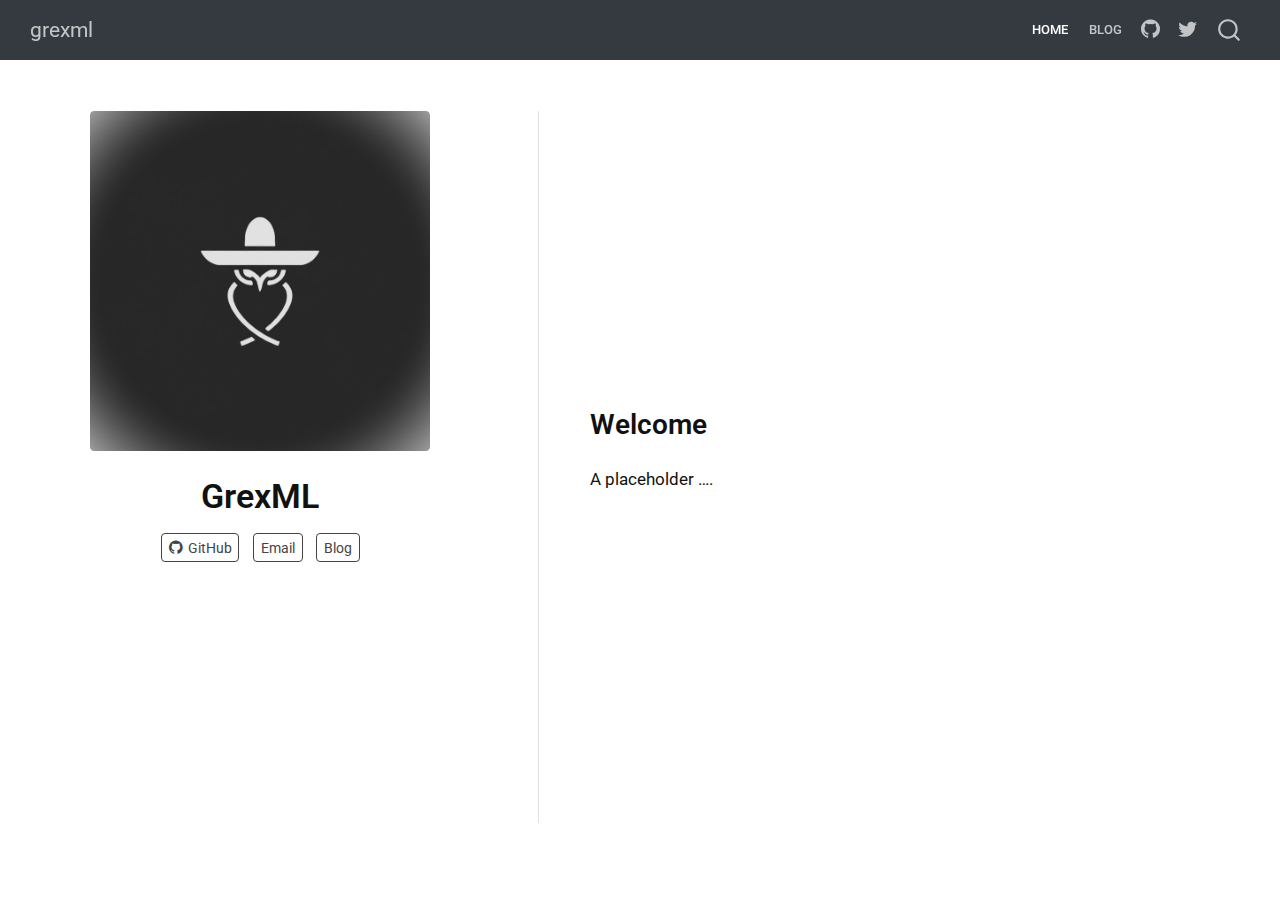
<file: index.html>
<!DOCTYPE html>
<html xmlns="http://www.w3.org/1999/xhtml" lang="en" xml:lang="en"><head>

<meta charset="utf-8">
<meta name="generator" content="quarto-1.4.555">

<meta name="viewport" content="width=device-width, initial-scale=1.0, user-scalable=yes">


<title>grexml - GrexML</title>
<style>
code{white-space: pre-wrap;}
span.smallcaps{font-variant: small-caps;}
div.columns{display: flex; gap: min(4vw, 1.5em);}
div.column{flex: auto; overflow-x: auto;}
div.hanging-indent{margin-left: 1.5em; text-indent: -1.5em;}
ul.task-list{list-style: none;}
ul.task-list li input[type="checkbox"] {
  width: 0.8em;
  margin: 0 0.8em 0.2em -1em; /* quarto-specific, see https://github.com/quarto-dev/quarto-cli/issues/4556 */ 
  vertical-align: middle;
}
</style>


<script src="site_libs/quarto-nav/quarto-nav.js"></script>
<script src="site_libs/quarto-nav/headroom.min.js"></script>
<script src="site_libs/clipboard/clipboard.min.js"></script>
<script src="site_libs/quarto-search/autocomplete.umd.js"></script>
<script src="site_libs/quarto-search/fuse.min.js"></script>
<script src="site_libs/quarto-search/quarto-search.js"></script>
<meta name="quarto:offset" content="./">
<script src="site_libs/quarto-html/quarto.js"></script>
<script src="site_libs/quarto-html/popper.min.js"></script>
<script src="site_libs/quarto-html/tippy.umd.min.js"></script>
<link href="site_libs/quarto-html/tippy.css" rel="stylesheet">
<link href="site_libs/quarto-html/quarto-syntax-highlighting.css" rel="stylesheet" id="quarto-text-highlighting-styles">
<script src="site_libs/bootstrap/bootstrap.min.js"></script>
<link href="site_libs/bootstrap/bootstrap-icons.css" rel="stylesheet">
<link href="site_libs/bootstrap/bootstrap.min.css" rel="stylesheet" id="quarto-bootstrap" data-mode="light">
<script id="quarto-search-options" type="application/json">{
  "location": "navbar",
  "copy-button": false,
  "collapse-after": 3,
  "panel-placement": "end",
  "type": "overlay",
  "limit": 50,
  "keyboard-shortcut": [
    "f",
    "/",
    "s"
  ],
  "language": {
    "search-no-results-text": "No results",
    "search-matching-documents-text": "matching documents",
    "search-copy-link-title": "Copy link to search",
    "search-hide-matches-text": "Hide additional matches",
    "search-more-match-text": "more match in this document",
    "search-more-matches-text": "more matches in this document",
    "search-clear-button-title": "Clear",
    "search-text-placeholder": "",
    "search-detached-cancel-button-title": "Cancel",
    "search-submit-button-title": "Submit",
    "search-label": "Search"
  }
}</script>


<link rel="stylesheet" href="styles.css">
<meta property="og:title" content="grexml - GrexML">
<meta property="og:description" content="This is what happens when a greek and a mexican walk in a room and talk about stuff">
<meta property="og:image" content="https://GrexML.github.io/grexml.github.io/grex.jpg">
<meta property="og:site_name" content="grexml">
<meta property="og:locale" content="en_US">
</head>

<body class="nav-fixed fullcontent">

<div id="quarto-search-results"></div>
  <header id="quarto-header" class="headroom fixed-top">
    <nav class="navbar navbar-expand-lg " data-bs-theme="dark">
      <div class="navbar-container container-fluid">
      <div class="navbar-brand-container mx-auto">
    <a class="navbar-brand" href="./index.html">
    <span class="navbar-title">grexml</span>
    </a>
  </div>
            <div id="quarto-search" class="" title="Search"></div>
          <button class="navbar-toggler" type="button" data-bs-toggle="collapse" data-bs-target="#navbarCollapse" aria-controls="navbarCollapse" aria-expanded="false" aria-label="Toggle navigation" onclick="if (window.quartoToggleHeadroom) { window.quartoToggleHeadroom(); }">
  <span class="navbar-toggler-icon"></span>
</button>
          <div class="collapse navbar-collapse" id="navbarCollapse">
            <ul class="navbar-nav navbar-nav-scroll ms-auto">
  <li class="nav-item">
    <a class="nav-link active" href="./index.html" aria-current="page"> 
<span class="menu-text">Home</span></a>
  </li>  
  <li class="nav-item">
    <a class="nav-link" href="./blog.html"> 
<span class="menu-text">Blog</span></a>
  </li>  
  <li class="nav-item compact">
    <a class="nav-link" href="https://github.com/"> <i class="bi bi-github" role="img">
</i> 
<span class="menu-text"></span></a>
  </li>  
  <li class="nav-item compact">
    <a class="nav-link" href="https://twitter.com"> <i class="bi bi-twitter" role="img">
</i> 
<span class="menu-text"></span></a>
  </li>  
</ul>
          </div> <!-- /navcollapse -->
          <div class="quarto-navbar-tools">
</div>
      </div> <!-- /container-fluid -->
    </nav>
</header>
<!-- content -->
<div id="quarto-content" class="quarto-container page-columns page-rows-contents page-layout-article page-navbar">
<!-- sidebar -->
<!-- margin-sidebar -->
    
<!-- main -->
<div class="quarto-about-trestles content page-columns page-full">
  <div class="about-entity">
    <img src="grex.jpg" class="about-image
  rounded " style="width: 20em;">
<header id="title-block-header" class="quarto-title-block default">
<div class="quarto-title">
<h1 class="title">GrexML</h1>
</div>
<div class="quarto-title-meta">
  </div>
</header>
    <div class="about-links">
  <a href="https://github.com/grexml" class="about-link" rel="" target="">
    <i class="bi bi-github"></i>
     <span class="about-link-text">GitHub</span>
  </a>
  <a href="mailto:mtzgtzjesus@gmail.com" class="about-link" rel="" target="">
     <span class="about-link-text">Email</span>
  </a>
  <a href="/blog.html" class="about-link" rel="" target="">
     <span class="about-link-text">Blog</span>
  </a>
</div>
  </div>
  <div class="about-contents page-columns page-full"><main class="content page-columns page-full" id="quarto-document-content">
<section id="welcome" class="level2 column-page">
<h2 data-anchor-id="welcome">Welcome</h2>
<p>A placeholder ….</p>
</section>


</main></div>
</div>
 <!-- /main -->
<script id="quarto-html-after-body" type="application/javascript">
window.document.addEventListener("DOMContentLoaded", function (event) {
  const toggleBodyColorMode = (bsSheetEl) => {
    const mode = bsSheetEl.getAttribute("data-mode");
    const bodyEl = window.document.querySelector("body");
    if (mode === "dark") {
      bodyEl.classList.add("quarto-dark");
      bodyEl.classList.remove("quarto-light");
    } else {
      bodyEl.classList.add("quarto-light");
      bodyEl.classList.remove("quarto-dark");
    }
  }
  const toggleBodyColorPrimary = () => {
    const bsSheetEl = window.document.querySelector("link#quarto-bootstrap");
    if (bsSheetEl) {
      toggleBodyColorMode(bsSheetEl);
    }
  }
  toggleBodyColorPrimary();  
  const isCodeAnnotation = (el) => {
    for (const clz of el.classList) {
      if (clz.startsWith('code-annotation-')) {                     
        return true;
      }
    }
    return false;
  }
  const clipboard = new window.ClipboardJS('.code-copy-button', {
    text: function(trigger) {
      const codeEl = trigger.previousElementSibling.cloneNode(true);
      for (const childEl of codeEl.children) {
        if (isCodeAnnotation(childEl)) {
          childEl.remove();
        }
      }
      return codeEl.innerText;
    }
  });
  clipboard.on('success', function(e) {
    // button target
    const button = e.trigger;
    // don't keep focus
    button.blur();
    // flash "checked"
    button.classList.add('code-copy-button-checked');
    var currentTitle = button.getAttribute("title");
    button.setAttribute("title", "Copied!");
    let tooltip;
    if (window.bootstrap) {
      button.setAttribute("data-bs-toggle", "tooltip");
      button.setAttribute("data-bs-placement", "left");
      button.setAttribute("data-bs-title", "Copied!");
      tooltip = new bootstrap.Tooltip(button, 
        { trigger: "manual", 
          customClass: "code-copy-button-tooltip",
          offset: [0, -8]});
      tooltip.show();    
    }
    setTimeout(function() {
      if (tooltip) {
        tooltip.hide();
        button.removeAttribute("data-bs-title");
        button.removeAttribute("data-bs-toggle");
        button.removeAttribute("data-bs-placement");
      }
      button.setAttribute("title", currentTitle);
      button.classList.remove('code-copy-button-checked');
    }, 1000);
    // clear code selection
    e.clearSelection();
  });
    var localhostRegex = new RegExp(/^(?:http|https):\/\/localhost\:?[0-9]*\//);
    var mailtoRegex = new RegExp(/^mailto:/);
      var filterRegex = new RegExp("https:\/\/GrexML\.github\.io\/grexml\.github\.io\/");
    var isInternal = (href) => {
        return filterRegex.test(href) || localhostRegex.test(href) || mailtoRegex.test(href);
    }
    // Inspect non-navigation links and adorn them if external
 	var links = window.document.querySelectorAll('a[href]:not(.nav-link):not(.navbar-brand):not(.toc-action):not(.sidebar-link):not(.sidebar-item-toggle):not(.pagination-link):not(.no-external):not([aria-hidden]):not(.dropdown-item):not(.quarto-navigation-tool)');
    for (var i=0; i<links.length; i++) {
      const link = links[i];
      if (!isInternal(link.href)) {
        // undo the damage that might have been done by quarto-nav.js in the case of
        // links that we want to consider external
        if (link.dataset.originalHref !== undefined) {
          link.href = link.dataset.originalHref;
        }
      }
    }
  function tippyHover(el, contentFn, onTriggerFn, onUntriggerFn) {
    const config = {
      allowHTML: true,
      maxWidth: 500,
      delay: 100,
      arrow: false,
      appendTo: function(el) {
          return el.parentElement;
      },
      interactive: true,
      interactiveBorder: 10,
      theme: 'quarto',
      placement: 'bottom-start',
    };
    if (contentFn) {
      config.content = contentFn;
    }
    if (onTriggerFn) {
      config.onTrigger = onTriggerFn;
    }
    if (onUntriggerFn) {
      config.onUntrigger = onUntriggerFn;
    }
    window.tippy(el, config); 
  }
  const noterefs = window.document.querySelectorAll('a[role="doc-noteref"]');
  for (var i=0; i<noterefs.length; i++) {
    const ref = noterefs[i];
    tippyHover(ref, function() {
      // use id or data attribute instead here
      let href = ref.getAttribute('data-footnote-href') || ref.getAttribute('href');
      try { href = new URL(href).hash; } catch {}
      const id = href.replace(/^#\/?/, "");
      const note = window.document.getElementById(id);
      if (note) {
        return note.innerHTML;
      } else {
        return "";
      }
    });
  }
  const xrefs = window.document.querySelectorAll('a.quarto-xref');
  const processXRef = (id, note) => {
    // Strip column container classes
    const stripColumnClz = (el) => {
      el.classList.remove("page-full", "page-columns");
      if (el.children) {
        for (const child of el.children) {
          stripColumnClz(child);
        }
      }
    }
    stripColumnClz(note)
    if (id === null || id.startsWith('sec-')) {
      // Special case sections, only their first couple elements
      const container = document.createElement("div");
      if (note.children && note.children.length > 2) {
        container.appendChild(note.children[0].cloneNode(true));
        for (let i = 1; i < note.children.length; i++) {
          const child = note.children[i];
          if (child.tagName === "P" && child.innerText === "") {
            continue;
          } else {
            container.appendChild(child.cloneNode(true));
            break;
          }
        }
        if (window.Quarto?.typesetMath) {
          window.Quarto.typesetMath(container);
        }
        return container.innerHTML
      } else {
        if (window.Quarto?.typesetMath) {
          window.Quarto.typesetMath(note);
        }
        return note.innerHTML;
      }
    } else {
      // Remove any anchor links if they are present
      const anchorLink = note.querySelector('a.anchorjs-link');
      if (anchorLink) {
        anchorLink.remove();
      }
      if (window.Quarto?.typesetMath) {
        window.Quarto.typesetMath(note);
      }
      // TODO in 1.5, we should make sure this works without a callout special case
      if (note.classList.contains("callout")) {
        return note.outerHTML;
      } else {
        return note.innerHTML;
      }
    }
  }
  for (var i=0; i<xrefs.length; i++) {
    const xref = xrefs[i];
    tippyHover(xref, undefined, function(instance) {
      instance.disable();
      let url = xref.getAttribute('href');
      let hash = undefined; 
      if (url.startsWith('#')) {
        hash = url;
      } else {
        try { hash = new URL(url).hash; } catch {}
      }
      if (hash) {
        const id = hash.replace(/^#\/?/, "");
        const note = window.document.getElementById(id);
        if (note !== null) {
          try {
            const html = processXRef(id, note.cloneNode(true));
            instance.setContent(html);
          } finally {
            instance.enable();
            instance.show();
          }
        } else {
          // See if we can fetch this
          fetch(url.split('#')[0])
          .then(res => res.text())
          .then(html => {
            const parser = new DOMParser();
            const htmlDoc = parser.parseFromString(html, "text/html");
            const note = htmlDoc.getElementById(id);
            if (note !== null) {
              const html = processXRef(id, note);
              instance.setContent(html);
            } 
          }).finally(() => {
            instance.enable();
            instance.show();
          });
        }
      } else {
        // See if we can fetch a full url (with no hash to target)
        // This is a special case and we should probably do some content thinning / targeting
        fetch(url)
        .then(res => res.text())
        .then(html => {
          const parser = new DOMParser();
          const htmlDoc = parser.parseFromString(html, "text/html");
          const note = htmlDoc.querySelector('main.content');
          if (note !== null) {
            // This should only happen for chapter cross references
            // (since there is no id in the URL)
            // remove the first header
            if (note.children.length > 0 && note.children[0].tagName === "HEADER") {
              note.children[0].remove();
            }
            const html = processXRef(null, note);
            instance.setContent(html);
          } 
        }).finally(() => {
          instance.enable();
          instance.show();
        });
      }
    }, function(instance) {
    });
  }
      let selectedAnnoteEl;
      const selectorForAnnotation = ( cell, annotation) => {
        let cellAttr = 'data-code-cell="' + cell + '"';
        let lineAttr = 'data-code-annotation="' +  annotation + '"';
        const selector = 'span[' + cellAttr + '][' + lineAttr + ']';
        return selector;
      }
      const selectCodeLines = (annoteEl) => {
        const doc = window.document;
        const targetCell = annoteEl.getAttribute("data-target-cell");
        const targetAnnotation = annoteEl.getAttribute("data-target-annotation");
        const annoteSpan = window.document.querySelector(selectorForAnnotation(targetCell, targetAnnotation));
        const lines = annoteSpan.getAttribute("data-code-lines").split(",");
        const lineIds = lines.map((line) => {
          return targetCell + "-" + line;
        })
        let top = null;
        let height = null;
        let parent = null;
        if (lineIds.length > 0) {
            //compute the position of the single el (top and bottom and make a div)
            const el = window.document.getElementById(lineIds[0]);
            top = el.offsetTop;
            height = el.offsetHeight;
            parent = el.parentElement.parentElement;
          if (lineIds.length > 1) {
            const lastEl = window.document.getElementById(lineIds[lineIds.length - 1]);
            const bottom = lastEl.offsetTop + lastEl.offsetHeight;
            height = bottom - top;
          }
          if (top !== null && height !== null && parent !== null) {
            // cook up a div (if necessary) and position it 
            let div = window.document.getElementById("code-annotation-line-highlight");
            if (div === null) {
              div = window.document.createElement("div");
              div.setAttribute("id", "code-annotation-line-highlight");
              div.style.position = 'absolute';
              parent.appendChild(div);
            }
            div.style.top = top - 2 + "px";
            div.style.height = height + 4 + "px";
            div.style.left = 0;
            let gutterDiv = window.document.getElementById("code-annotation-line-highlight-gutter");
            if (gutterDiv === null) {
              gutterDiv = window.document.createElement("div");
              gutterDiv.setAttribute("id", "code-annotation-line-highlight-gutter");
              gutterDiv.style.position = 'absolute';
              const codeCell = window.document.getElementById(targetCell);
              const gutter = codeCell.querySelector('.code-annotation-gutter');
              gutter.appendChild(gutterDiv);
            }
            gutterDiv.style.top = top - 2 + "px";
            gutterDiv.style.height = height + 4 + "px";
          }
          selectedAnnoteEl = annoteEl;
        }
      };
      const unselectCodeLines = () => {
        const elementsIds = ["code-annotation-line-highlight", "code-annotation-line-highlight-gutter"];
        elementsIds.forEach((elId) => {
          const div = window.document.getElementById(elId);
          if (div) {
            div.remove();
          }
        });
        selectedAnnoteEl = undefined;
      };
        // Handle positioning of the toggle
    window.addEventListener(
      "resize",
      throttle(() => {
        elRect = undefined;
        if (selectedAnnoteEl) {
          selectCodeLines(selectedAnnoteEl);
        }
      }, 10)
    );
    function throttle(fn, ms) {
    let throttle = false;
    let timer;
      return (...args) => {
        if(!throttle) { // first call gets through
            fn.apply(this, args);
            throttle = true;
        } else { // all the others get throttled
            if(timer) clearTimeout(timer); // cancel #2
            timer = setTimeout(() => {
              fn.apply(this, args);
              timer = throttle = false;
            }, ms);
        }
      };
    }
      // Attach click handler to the DT
      const annoteDls = window.document.querySelectorAll('dt[data-target-cell]');
      for (const annoteDlNode of annoteDls) {
        annoteDlNode.addEventListener('click', (event) => {
          const clickedEl = event.target;
          if (clickedEl !== selectedAnnoteEl) {
            unselectCodeLines();
            const activeEl = window.document.querySelector('dt[data-target-cell].code-annotation-active');
            if (activeEl) {
              activeEl.classList.remove('code-annotation-active');
            }
            selectCodeLines(clickedEl);
            clickedEl.classList.add('code-annotation-active');
          } else {
            // Unselect the line
            unselectCodeLines();
            clickedEl.classList.remove('code-annotation-active');
          }
        });
      }
  const findCites = (el) => {
    const parentEl = el.parentElement;
    if (parentEl) {
      const cites = parentEl.dataset.cites;
      if (cites) {
        return {
          el,
          cites: cites.split(' ')
        };
      } else {
        return findCites(el.parentElement)
      }
    } else {
      return undefined;
    }
  };
  var bibliorefs = window.document.querySelectorAll('a[role="doc-biblioref"]');
  for (var i=0; i<bibliorefs.length; i++) {
    const ref = bibliorefs[i];
    const citeInfo = findCites(ref);
    if (citeInfo) {
      tippyHover(citeInfo.el, function() {
        var popup = window.document.createElement('div');
        citeInfo.cites.forEach(function(cite) {
          var citeDiv = window.document.createElement('div');
          citeDiv.classList.add('hanging-indent');
          citeDiv.classList.add('csl-entry');
          var biblioDiv = window.document.getElementById('ref-' + cite);
          if (biblioDiv) {
            citeDiv.innerHTML = biblioDiv.innerHTML;
          }
          popup.appendChild(citeDiv);
        });
        return popup.innerHTML;
      });
    }
  }
});
</script>
</div> <!-- /content -->




</body></html>
</file>
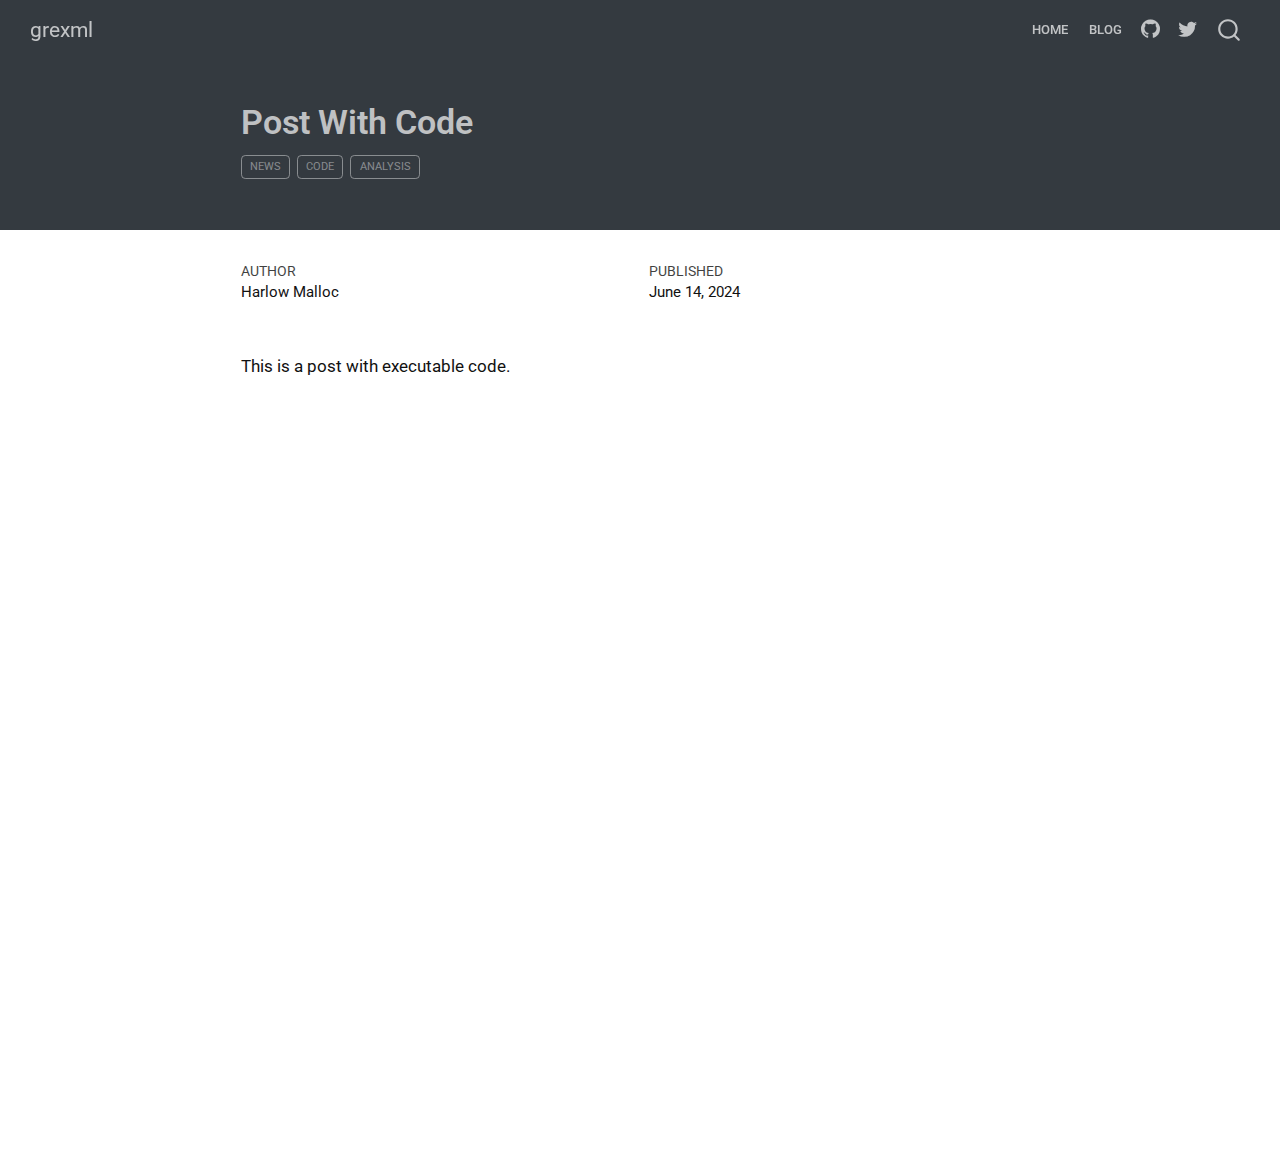
<file: posts/post-with-code/index.html>
<!DOCTYPE html>
<html xmlns="http://www.w3.org/1999/xhtml" lang="en" xml:lang="en"><head>

<meta charset="utf-8">
<meta name="generator" content="quarto-1.4.555">

<meta name="viewport" content="width=device-width, initial-scale=1.0, user-scalable=yes">

<meta name="author" content="Harlow Malloc">
<meta name="dcterms.date" content="2024-06-14">

<title>grexml - Post With Code</title>
<style>
code{white-space: pre-wrap;}
span.smallcaps{font-variant: small-caps;}
div.columns{display: flex; gap: min(4vw, 1.5em);}
div.column{flex: auto; overflow-x: auto;}
div.hanging-indent{margin-left: 1.5em; text-indent: -1.5em;}
ul.task-list{list-style: none;}
ul.task-list li input[type="checkbox"] {
  width: 0.8em;
  margin: 0 0.8em 0.2em -1em; /* quarto-specific, see https://github.com/quarto-dev/quarto-cli/issues/4556 */ 
  vertical-align: middle;
}
</style>


<script src="../../site_libs/quarto-nav/quarto-nav.js"></script>
<script src="../../site_libs/quarto-nav/headroom.min.js"></script>
<script src="../../site_libs/clipboard/clipboard.min.js"></script>
<script src="../../site_libs/quarto-search/autocomplete.umd.js"></script>
<script src="../../site_libs/quarto-search/fuse.min.js"></script>
<script src="../../site_libs/quarto-search/quarto-search.js"></script>
<meta name="quarto:offset" content="../../">
<script src="../../site_libs/quarto-html/quarto.js"></script>
<script src="../../site_libs/quarto-html/popper.min.js"></script>
<script src="../../site_libs/quarto-html/tippy.umd.min.js"></script>
<script src="../../site_libs/quarto-html/anchor.min.js"></script>
<link href="../../site_libs/quarto-html/tippy.css" rel="stylesheet">
<link href="../../site_libs/quarto-html/quarto-syntax-highlighting.css" rel="stylesheet" id="quarto-text-highlighting-styles">
<script src="../../site_libs/bootstrap/bootstrap.min.js"></script>
<link href="../../site_libs/bootstrap/bootstrap-icons.css" rel="stylesheet">
<link href="../../site_libs/bootstrap/bootstrap.min.css" rel="stylesheet" id="quarto-bootstrap" data-mode="light">
<script id="quarto-search-options" type="application/json">{
  "location": "navbar",
  "copy-button": false,
  "collapse-after": 3,
  "panel-placement": "end",
  "type": "overlay",
  "limit": 50,
  "keyboard-shortcut": [
    "f",
    "/",
    "s"
  ],
  "language": {
    "search-no-results-text": "No results",
    "search-matching-documents-text": "matching documents",
    "search-copy-link-title": "Copy link to search",
    "search-hide-matches-text": "Hide additional matches",
    "search-more-match-text": "more match in this document",
    "search-more-matches-text": "more matches in this document",
    "search-clear-button-title": "Clear",
    "search-text-placeholder": "",
    "search-detached-cancel-button-title": "Cancel",
    "search-submit-button-title": "Submit",
    "search-label": "Search"
  }
}</script>


<link rel="stylesheet" href="../../styles.css">
<meta property="og:title" content="grexml - Post With Code">
<meta property="og:description" content="This is what happens when a greek and a mexican walk in a room and talk about stuff">
<meta property="og:image" content="https://GrexML.github.io/grexml.github.io/posts/post-with-code/image.jpg">
<meta property="og:site_name" content="grexml">
<meta property="og:locale" content="en_US">
</head>

<body class="nav-fixed fullcontent">

<div id="quarto-search-results"></div>
  <header id="quarto-header" class="headroom fixed-top quarto-banner">
    <nav class="navbar navbar-expand-lg " data-bs-theme="dark">
      <div class="navbar-container container-fluid">
      <div class="navbar-brand-container mx-auto">
    <a class="navbar-brand" href="../../index.html">
    <span class="navbar-title">grexml</span>
    </a>
  </div>
            <div id="quarto-search" class="" title="Search"></div>
          <button class="navbar-toggler" type="button" data-bs-toggle="collapse" data-bs-target="#navbarCollapse" aria-controls="navbarCollapse" aria-expanded="false" aria-label="Toggle navigation" onclick="if (window.quartoToggleHeadroom) { window.quartoToggleHeadroom(); }">
  <span class="navbar-toggler-icon"></span>
</button>
          <div class="collapse navbar-collapse" id="navbarCollapse">
            <ul class="navbar-nav navbar-nav-scroll ms-auto">
  <li class="nav-item">
    <a class="nav-link" href="../../index.html"> 
<span class="menu-text">Home</span></a>
  </li>  
  <li class="nav-item">
    <a class="nav-link" href="../../blog.html"> 
<span class="menu-text">Blog</span></a>
  </li>  
  <li class="nav-item compact">
    <a class="nav-link" href="https://github.com/"> <i class="bi bi-github" role="img">
</i> 
<span class="menu-text"></span></a>
  </li>  
  <li class="nav-item compact">
    <a class="nav-link" href="https://twitter.com"> <i class="bi bi-twitter" role="img">
</i> 
<span class="menu-text"></span></a>
  </li>  
</ul>
          </div> <!-- /navcollapse -->
          <div class="quarto-navbar-tools">
</div>
      </div> <!-- /container-fluid -->
    </nav>
</header>
<!-- content -->
<header id="title-block-header" class="quarto-title-block default page-columns page-full">
  <div class="quarto-title-banner page-columns page-full">
    <div class="quarto-title column-body">
      <h1 class="title">Post With Code</h1>
                                <div class="quarto-categories">
                <div class="quarto-category">news</div>
                <div class="quarto-category">code</div>
                <div class="quarto-category">analysis</div>
              </div>
                  </div>
  </div>
    
  
  <div class="quarto-title-meta">

      <div>
      <div class="quarto-title-meta-heading">Author</div>
      <div class="quarto-title-meta-contents">
               <p>Harlow Malloc </p>
            </div>
    </div>
      
      <div>
      <div class="quarto-title-meta-heading">Published</div>
      <div class="quarto-title-meta-contents">
        <p class="date">June 14, 2024</p>
      </div>
    </div>
    
      
    </div>
    
  
  </header><div id="quarto-content" class="quarto-container page-columns page-rows-contents page-layout-article page-navbar">
<!-- sidebar -->
<!-- margin-sidebar -->
    
<!-- main -->
<main class="content quarto-banner-title-block" id="quarto-document-content">





<p>This is a post with executable code.</p>



</main> <!-- /main -->
<script id="quarto-html-after-body" type="application/javascript">
window.document.addEventListener("DOMContentLoaded", function (event) {
  const toggleBodyColorMode = (bsSheetEl) => {
    const mode = bsSheetEl.getAttribute("data-mode");
    const bodyEl = window.document.querySelector("body");
    if (mode === "dark") {
      bodyEl.classList.add("quarto-dark");
      bodyEl.classList.remove("quarto-light");
    } else {
      bodyEl.classList.add("quarto-light");
      bodyEl.classList.remove("quarto-dark");
    }
  }
  const toggleBodyColorPrimary = () => {
    const bsSheetEl = window.document.querySelector("link#quarto-bootstrap");
    if (bsSheetEl) {
      toggleBodyColorMode(bsSheetEl);
    }
  }
  toggleBodyColorPrimary();  
  const icon = "";
  const anchorJS = new window.AnchorJS();
  anchorJS.options = {
    placement: 'right',
    icon: icon
  };
  anchorJS.add('.anchored');
  const isCodeAnnotation = (el) => {
    for (const clz of el.classList) {
      if (clz.startsWith('code-annotation-')) {                     
        return true;
      }
    }
    return false;
  }
  const clipboard = new window.ClipboardJS('.code-copy-button', {
    text: function(trigger) {
      const codeEl = trigger.previousElementSibling.cloneNode(true);
      for (const childEl of codeEl.children) {
        if (isCodeAnnotation(childEl)) {
          childEl.remove();
        }
      }
      return codeEl.innerText;
    }
  });
  clipboard.on('success', function(e) {
    // button target
    const button = e.trigger;
    // don't keep focus
    button.blur();
    // flash "checked"
    button.classList.add('code-copy-button-checked');
    var currentTitle = button.getAttribute("title");
    button.setAttribute("title", "Copied!");
    let tooltip;
    if (window.bootstrap) {
      button.setAttribute("data-bs-toggle", "tooltip");
      button.setAttribute("data-bs-placement", "left");
      button.setAttribute("data-bs-title", "Copied!");
      tooltip = new bootstrap.Tooltip(button, 
        { trigger: "manual", 
          customClass: "code-copy-button-tooltip",
          offset: [0, -8]});
      tooltip.show();    
    }
    setTimeout(function() {
      if (tooltip) {
        tooltip.hide();
        button.removeAttribute("data-bs-title");
        button.removeAttribute("data-bs-toggle");
        button.removeAttribute("data-bs-placement");
      }
      button.setAttribute("title", currentTitle);
      button.classList.remove('code-copy-button-checked');
    }, 1000);
    // clear code selection
    e.clearSelection();
  });
    var localhostRegex = new RegExp(/^(?:http|https):\/\/localhost\:?[0-9]*\//);
    var mailtoRegex = new RegExp(/^mailto:/);
      var filterRegex = new RegExp("https:\/\/GrexML\.github\.io\/grexml\.github\.io\/");
    var isInternal = (href) => {
        return filterRegex.test(href) || localhostRegex.test(href) || mailtoRegex.test(href);
    }
    // Inspect non-navigation links and adorn them if external
 	var links = window.document.querySelectorAll('a[href]:not(.nav-link):not(.navbar-brand):not(.toc-action):not(.sidebar-link):not(.sidebar-item-toggle):not(.pagination-link):not(.no-external):not([aria-hidden]):not(.dropdown-item):not(.quarto-navigation-tool)');
    for (var i=0; i<links.length; i++) {
      const link = links[i];
      if (!isInternal(link.href)) {
        // undo the damage that might have been done by quarto-nav.js in the case of
        // links that we want to consider external
        if (link.dataset.originalHref !== undefined) {
          link.href = link.dataset.originalHref;
        }
      }
    }
  function tippyHover(el, contentFn, onTriggerFn, onUntriggerFn) {
    const config = {
      allowHTML: true,
      maxWidth: 500,
      delay: 100,
      arrow: false,
      appendTo: function(el) {
          return el.parentElement;
      },
      interactive: true,
      interactiveBorder: 10,
      theme: 'quarto',
      placement: 'bottom-start',
    };
    if (contentFn) {
      config.content = contentFn;
    }
    if (onTriggerFn) {
      config.onTrigger = onTriggerFn;
    }
    if (onUntriggerFn) {
      config.onUntrigger = onUntriggerFn;
    }
    window.tippy(el, config); 
  }
  const noterefs = window.document.querySelectorAll('a[role="doc-noteref"]');
  for (var i=0; i<noterefs.length; i++) {
    const ref = noterefs[i];
    tippyHover(ref, function() {
      // use id or data attribute instead here
      let href = ref.getAttribute('data-footnote-href') || ref.getAttribute('href');
      try { href = new URL(href).hash; } catch {}
      const id = href.replace(/^#\/?/, "");
      const note = window.document.getElementById(id);
      if (note) {
        return note.innerHTML;
      } else {
        return "";
      }
    });
  }
  const xrefs = window.document.querySelectorAll('a.quarto-xref');
  const processXRef = (id, note) => {
    // Strip column container classes
    const stripColumnClz = (el) => {
      el.classList.remove("page-full", "page-columns");
      if (el.children) {
        for (const child of el.children) {
          stripColumnClz(child);
        }
      }
    }
    stripColumnClz(note)
    if (id === null || id.startsWith('sec-')) {
      // Special case sections, only their first couple elements
      const container = document.createElement("div");
      if (note.children && note.children.length > 2) {
        container.appendChild(note.children[0].cloneNode(true));
        for (let i = 1; i < note.children.length; i++) {
          const child = note.children[i];
          if (child.tagName === "P" && child.innerText === "") {
            continue;
          } else {
            container.appendChild(child.cloneNode(true));
            break;
          }
        }
        if (window.Quarto?.typesetMath) {
          window.Quarto.typesetMath(container);
        }
        return container.innerHTML
      } else {
        if (window.Quarto?.typesetMath) {
          window.Quarto.typesetMath(note);
        }
        return note.innerHTML;
      }
    } else {
      // Remove any anchor links if they are present
      const anchorLink = note.querySelector('a.anchorjs-link');
      if (anchorLink) {
        anchorLink.remove();
      }
      if (window.Quarto?.typesetMath) {
        window.Quarto.typesetMath(note);
      }
      // TODO in 1.5, we should make sure this works without a callout special case
      if (note.classList.contains("callout")) {
        return note.outerHTML;
      } else {
        return note.innerHTML;
      }
    }
  }
  for (var i=0; i<xrefs.length; i++) {
    const xref = xrefs[i];
    tippyHover(xref, undefined, function(instance) {
      instance.disable();
      let url = xref.getAttribute('href');
      let hash = undefined; 
      if (url.startsWith('#')) {
        hash = url;
      } else {
        try { hash = new URL(url).hash; } catch {}
      }
      if (hash) {
        const id = hash.replace(/^#\/?/, "");
        const note = window.document.getElementById(id);
        if (note !== null) {
          try {
            const html = processXRef(id, note.cloneNode(true));
            instance.setContent(html);
          } finally {
            instance.enable();
            instance.show();
          }
        } else {
          // See if we can fetch this
          fetch(url.split('#')[0])
          .then(res => res.text())
          .then(html => {
            const parser = new DOMParser();
            const htmlDoc = parser.parseFromString(html, "text/html");
            const note = htmlDoc.getElementById(id);
            if (note !== null) {
              const html = processXRef(id, note);
              instance.setContent(html);
            } 
          }).finally(() => {
            instance.enable();
            instance.show();
          });
        }
      } else {
        // See if we can fetch a full url (with no hash to target)
        // This is a special case and we should probably do some content thinning / targeting
        fetch(url)
        .then(res => res.text())
        .then(html => {
          const parser = new DOMParser();
          const htmlDoc = parser.parseFromString(html, "text/html");
          const note = htmlDoc.querySelector('main.content');
          if (note !== null) {
            // This should only happen for chapter cross references
            // (since there is no id in the URL)
            // remove the first header
            if (note.children.length > 0 && note.children[0].tagName === "HEADER") {
              note.children[0].remove();
            }
            const html = processXRef(null, note);
            instance.setContent(html);
          } 
        }).finally(() => {
          instance.enable();
          instance.show();
        });
      }
    }, function(instance) {
    });
  }
      let selectedAnnoteEl;
      const selectorForAnnotation = ( cell, annotation) => {
        let cellAttr = 'data-code-cell="' + cell + '"';
        let lineAttr = 'data-code-annotation="' +  annotation + '"';
        const selector = 'span[' + cellAttr + '][' + lineAttr + ']';
        return selector;
      }
      const selectCodeLines = (annoteEl) => {
        const doc = window.document;
        const targetCell = annoteEl.getAttribute("data-target-cell");
        const targetAnnotation = annoteEl.getAttribute("data-target-annotation");
        const annoteSpan = window.document.querySelector(selectorForAnnotation(targetCell, targetAnnotation));
        const lines = annoteSpan.getAttribute("data-code-lines").split(",");
        const lineIds = lines.map((line) => {
          return targetCell + "-" + line;
        })
        let top = null;
        let height = null;
        let parent = null;
        if (lineIds.length > 0) {
            //compute the position of the single el (top and bottom and make a div)
            const el = window.document.getElementById(lineIds[0]);
            top = el.offsetTop;
            height = el.offsetHeight;
            parent = el.parentElement.parentElement;
          if (lineIds.length > 1) {
            const lastEl = window.document.getElementById(lineIds[lineIds.length - 1]);
            const bottom = lastEl.offsetTop + lastEl.offsetHeight;
            height = bottom - top;
          }
          if (top !== null && height !== null && parent !== null) {
            // cook up a div (if necessary) and position it 
            let div = window.document.getElementById("code-annotation-line-highlight");
            if (div === null) {
              div = window.document.createElement("div");
              div.setAttribute("id", "code-annotation-line-highlight");
              div.style.position = 'absolute';
              parent.appendChild(div);
            }
            div.style.top = top - 2 + "px";
            div.style.height = height + 4 + "px";
            div.style.left = 0;
            let gutterDiv = window.document.getElementById("code-annotation-line-highlight-gutter");
            if (gutterDiv === null) {
              gutterDiv = window.document.createElement("div");
              gutterDiv.setAttribute("id", "code-annotation-line-highlight-gutter");
              gutterDiv.style.position = 'absolute';
              const codeCell = window.document.getElementById(targetCell);
              const gutter = codeCell.querySelector('.code-annotation-gutter');
              gutter.appendChild(gutterDiv);
            }
            gutterDiv.style.top = top - 2 + "px";
            gutterDiv.style.height = height + 4 + "px";
          }
          selectedAnnoteEl = annoteEl;
        }
      };
      const unselectCodeLines = () => {
        const elementsIds = ["code-annotation-line-highlight", "code-annotation-line-highlight-gutter"];
        elementsIds.forEach((elId) => {
          const div = window.document.getElementById(elId);
          if (div) {
            div.remove();
          }
        });
        selectedAnnoteEl = undefined;
      };
        // Handle positioning of the toggle
    window.addEventListener(
      "resize",
      throttle(() => {
        elRect = undefined;
        if (selectedAnnoteEl) {
          selectCodeLines(selectedAnnoteEl);
        }
      }, 10)
    );
    function throttle(fn, ms) {
    let throttle = false;
    let timer;
      return (...args) => {
        if(!throttle) { // first call gets through
            fn.apply(this, args);
            throttle = true;
        } else { // all the others get throttled
            if(timer) clearTimeout(timer); // cancel #2
            timer = setTimeout(() => {
              fn.apply(this, args);
              timer = throttle = false;
            }, ms);
        }
      };
    }
      // Attach click handler to the DT
      const annoteDls = window.document.querySelectorAll('dt[data-target-cell]');
      for (const annoteDlNode of annoteDls) {
        annoteDlNode.addEventListener('click', (event) => {
          const clickedEl = event.target;
          if (clickedEl !== selectedAnnoteEl) {
            unselectCodeLines();
            const activeEl = window.document.querySelector('dt[data-target-cell].code-annotation-active');
            if (activeEl) {
              activeEl.classList.remove('code-annotation-active');
            }
            selectCodeLines(clickedEl);
            clickedEl.classList.add('code-annotation-active');
          } else {
            // Unselect the line
            unselectCodeLines();
            clickedEl.classList.remove('code-annotation-active');
          }
        });
      }
  const findCites = (el) => {
    const parentEl = el.parentElement;
    if (parentEl) {
      const cites = parentEl.dataset.cites;
      if (cites) {
        return {
          el,
          cites: cites.split(' ')
        };
      } else {
        return findCites(el.parentElement)
      }
    } else {
      return undefined;
    }
  };
  var bibliorefs = window.document.querySelectorAll('a[role="doc-biblioref"]');
  for (var i=0; i<bibliorefs.length; i++) {
    const ref = bibliorefs[i];
    const citeInfo = findCites(ref);
    if (citeInfo) {
      tippyHover(citeInfo.el, function() {
        var popup = window.document.createElement('div');
        citeInfo.cites.forEach(function(cite) {
          var citeDiv = window.document.createElement('div');
          citeDiv.classList.add('hanging-indent');
          citeDiv.classList.add('csl-entry');
          var biblioDiv = window.document.getElementById('ref-' + cite);
          if (biblioDiv) {
            citeDiv.innerHTML = biblioDiv.innerHTML;
          }
          popup.appendChild(citeDiv);
        });
        return popup.innerHTML;
      });
    }
  }
});
</script>
</div> <!-- /content -->




</body></html>
</file>
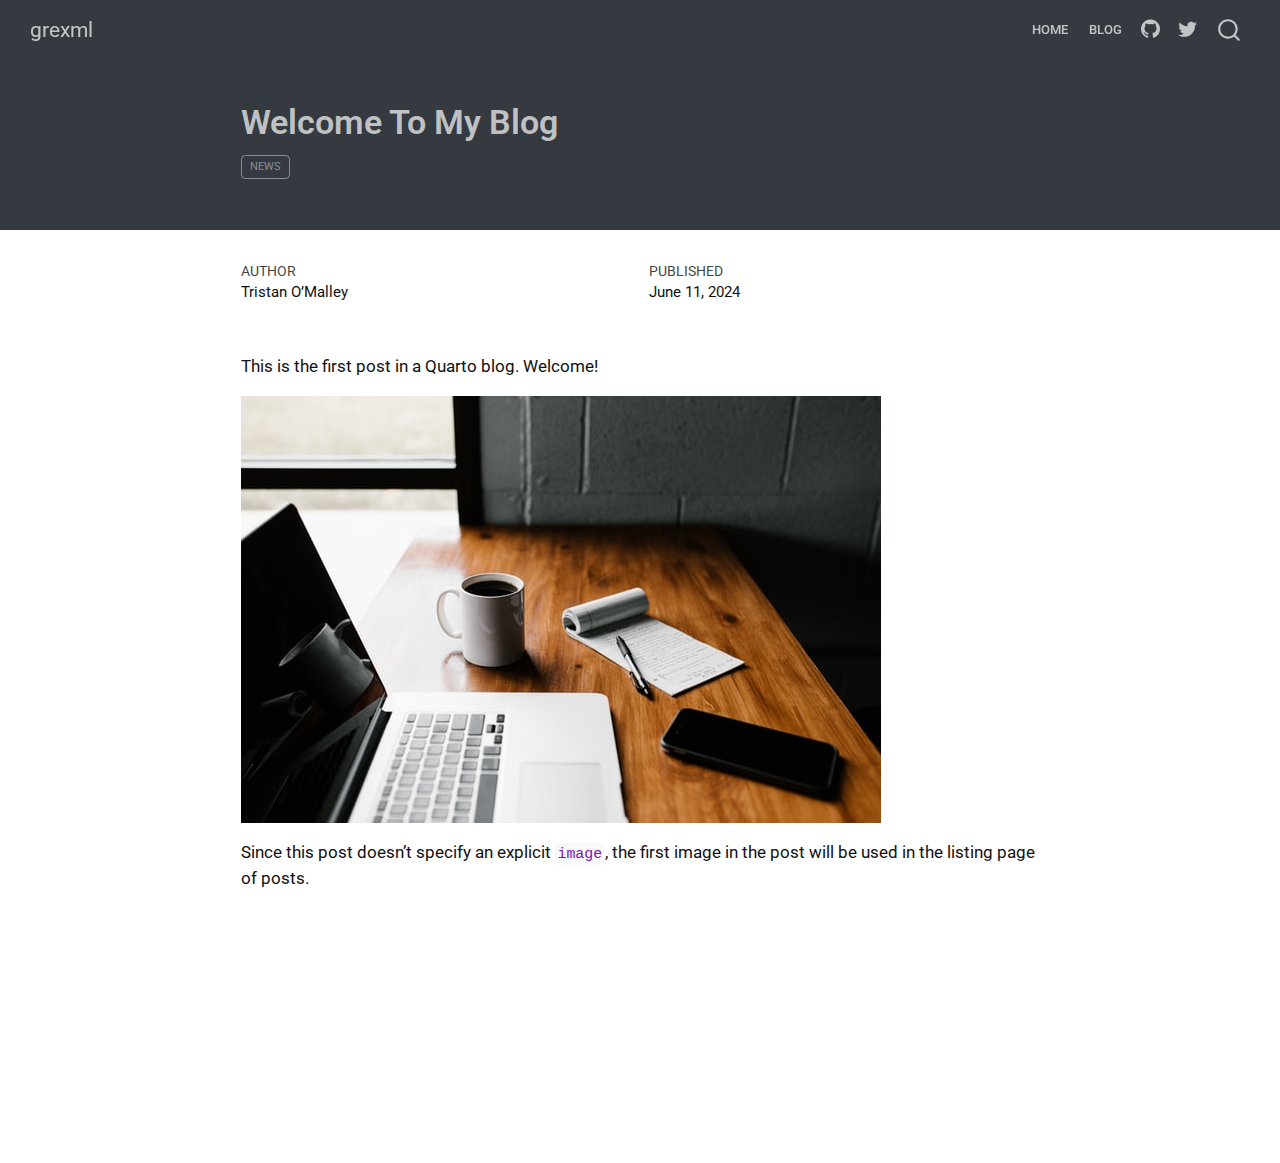
<file: posts/welcome/index.html>
<!DOCTYPE html>
<html xmlns="http://www.w3.org/1999/xhtml" lang="en" xml:lang="en"><head>

<meta charset="utf-8">
<meta name="generator" content="quarto-1.4.555">

<meta name="viewport" content="width=device-width, initial-scale=1.0, user-scalable=yes">

<meta name="author" content="Tristan O’Malley">
<meta name="dcterms.date" content="2024-06-11">

<title>grexml - Welcome To My Blog</title>
<style>
code{white-space: pre-wrap;}
span.smallcaps{font-variant: small-caps;}
div.columns{display: flex; gap: min(4vw, 1.5em);}
div.column{flex: auto; overflow-x: auto;}
div.hanging-indent{margin-left: 1.5em; text-indent: -1.5em;}
ul.task-list{list-style: none;}
ul.task-list li input[type="checkbox"] {
  width: 0.8em;
  margin: 0 0.8em 0.2em -1em; /* quarto-specific, see https://github.com/quarto-dev/quarto-cli/issues/4556 */ 
  vertical-align: middle;
}
</style>


<script src="../../site_libs/quarto-nav/quarto-nav.js"></script>
<script src="../../site_libs/quarto-nav/headroom.min.js"></script>
<script src="../../site_libs/clipboard/clipboard.min.js"></script>
<script src="../../site_libs/quarto-search/autocomplete.umd.js"></script>
<script src="../../site_libs/quarto-search/fuse.min.js"></script>
<script src="../../site_libs/quarto-search/quarto-search.js"></script>
<meta name="quarto:offset" content="../../">
<script src="../../site_libs/quarto-html/quarto.js"></script>
<script src="../../site_libs/quarto-html/popper.min.js"></script>
<script src="../../site_libs/quarto-html/tippy.umd.min.js"></script>
<script src="../../site_libs/quarto-html/anchor.min.js"></script>
<link href="../../site_libs/quarto-html/tippy.css" rel="stylesheet">
<link href="../../site_libs/quarto-html/quarto-syntax-highlighting.css" rel="stylesheet" id="quarto-text-highlighting-styles">
<script src="../../site_libs/bootstrap/bootstrap.min.js"></script>
<link href="../../site_libs/bootstrap/bootstrap-icons.css" rel="stylesheet">
<link href="../../site_libs/bootstrap/bootstrap.min.css" rel="stylesheet" id="quarto-bootstrap" data-mode="light">
<script id="quarto-search-options" type="application/json">{
  "location": "navbar",
  "copy-button": false,
  "collapse-after": 3,
  "panel-placement": "end",
  "type": "overlay",
  "limit": 50,
  "keyboard-shortcut": [
    "f",
    "/",
    "s"
  ],
  "language": {
    "search-no-results-text": "No results",
    "search-matching-documents-text": "matching documents",
    "search-copy-link-title": "Copy link to search",
    "search-hide-matches-text": "Hide additional matches",
    "search-more-match-text": "more match in this document",
    "search-more-matches-text": "more matches in this document",
    "search-clear-button-title": "Clear",
    "search-text-placeholder": "",
    "search-detached-cancel-button-title": "Cancel",
    "search-submit-button-title": "Submit",
    "search-label": "Search"
  }
}</script>


<link rel="stylesheet" href="../../styles.css">
<meta property="og:title" content="grexml - Welcome To My Blog">
<meta property="og:description" content="This is what happens when a greek and a mexican walk in a room and talk about stuff">
<meta property="og:image" content="https://GrexML.github.io/grexml.github.io/posts/welcome/thumbnail.jpg">
<meta property="og:site_name" content="grexml">
<meta property="og:locale" content="en_US">
</head>

<body class="nav-fixed fullcontent">

<div id="quarto-search-results"></div>
  <header id="quarto-header" class="headroom fixed-top quarto-banner">
    <nav class="navbar navbar-expand-lg " data-bs-theme="dark">
      <div class="navbar-container container-fluid">
      <div class="navbar-brand-container mx-auto">
    <a class="navbar-brand" href="../../index.html">
    <span class="navbar-title">grexml</span>
    </a>
  </div>
            <div id="quarto-search" class="" title="Search"></div>
          <button class="navbar-toggler" type="button" data-bs-toggle="collapse" data-bs-target="#navbarCollapse" aria-controls="navbarCollapse" aria-expanded="false" aria-label="Toggle navigation" onclick="if (window.quartoToggleHeadroom) { window.quartoToggleHeadroom(); }">
  <span class="navbar-toggler-icon"></span>
</button>
          <div class="collapse navbar-collapse" id="navbarCollapse">
            <ul class="navbar-nav navbar-nav-scroll ms-auto">
  <li class="nav-item">
    <a class="nav-link" href="../../index.html"> 
<span class="menu-text">Home</span></a>
  </li>  
  <li class="nav-item">
    <a class="nav-link" href="../../blog.html"> 
<span class="menu-text">Blog</span></a>
  </li>  
  <li class="nav-item compact">
    <a class="nav-link" href="https://github.com/"> <i class="bi bi-github" role="img">
</i> 
<span class="menu-text"></span></a>
  </li>  
  <li class="nav-item compact">
    <a class="nav-link" href="https://twitter.com"> <i class="bi bi-twitter" role="img">
</i> 
<span class="menu-text"></span></a>
  </li>  
</ul>
          </div> <!-- /navcollapse -->
          <div class="quarto-navbar-tools">
</div>
      </div> <!-- /container-fluid -->
    </nav>
</header>
<!-- content -->
<header id="title-block-header" class="quarto-title-block default page-columns page-full">
  <div class="quarto-title-banner page-columns page-full">
    <div class="quarto-title column-body">
      <h1 class="title">Welcome To My Blog</h1>
                                <div class="quarto-categories">
                <div class="quarto-category">news</div>
              </div>
                  </div>
  </div>
    
  
  <div class="quarto-title-meta">

      <div>
      <div class="quarto-title-meta-heading">Author</div>
      <div class="quarto-title-meta-contents">
               <p>Tristan O’Malley </p>
            </div>
    </div>
      
      <div>
      <div class="quarto-title-meta-heading">Published</div>
      <div class="quarto-title-meta-contents">
        <p class="date">June 11, 2024</p>
      </div>
    </div>
    
      
    </div>
    
  
  </header><div id="quarto-content" class="quarto-container page-columns page-rows-contents page-layout-article page-navbar">
<!-- sidebar -->
<!-- margin-sidebar -->
    
<!-- main -->
<main class="content quarto-banner-title-block" id="quarto-document-content">





<p>This is the first post in a Quarto blog. Welcome!</p>
<p><img src="thumbnail.jpg" class="img-fluid"></p>
<p>Since this post doesn’t specify an explicit <code>image</code>, the first image in the post will be used in the listing page of posts.</p>



</main> <!-- /main -->
<script id="quarto-html-after-body" type="application/javascript">
window.document.addEventListener("DOMContentLoaded", function (event) {
  const toggleBodyColorMode = (bsSheetEl) => {
    const mode = bsSheetEl.getAttribute("data-mode");
    const bodyEl = window.document.querySelector("body");
    if (mode === "dark") {
      bodyEl.classList.add("quarto-dark");
      bodyEl.classList.remove("quarto-light");
    } else {
      bodyEl.classList.add("quarto-light");
      bodyEl.classList.remove("quarto-dark");
    }
  }
  const toggleBodyColorPrimary = () => {
    const bsSheetEl = window.document.querySelector("link#quarto-bootstrap");
    if (bsSheetEl) {
      toggleBodyColorMode(bsSheetEl);
    }
  }
  toggleBodyColorPrimary();  
  const icon = "";
  const anchorJS = new window.AnchorJS();
  anchorJS.options = {
    placement: 'right',
    icon: icon
  };
  anchorJS.add('.anchored');
  const isCodeAnnotation = (el) => {
    for (const clz of el.classList) {
      if (clz.startsWith('code-annotation-')) {                     
        return true;
      }
    }
    return false;
  }
  const clipboard = new window.ClipboardJS('.code-copy-button', {
    text: function(trigger) {
      const codeEl = trigger.previousElementSibling.cloneNode(true);
      for (const childEl of codeEl.children) {
        if (isCodeAnnotation(childEl)) {
          childEl.remove();
        }
      }
      return codeEl.innerText;
    }
  });
  clipboard.on('success', function(e) {
    // button target
    const button = e.trigger;
    // don't keep focus
    button.blur();
    // flash "checked"
    button.classList.add('code-copy-button-checked');
    var currentTitle = button.getAttribute("title");
    button.setAttribute("title", "Copied!");
    let tooltip;
    if (window.bootstrap) {
      button.setAttribute("data-bs-toggle", "tooltip");
      button.setAttribute("data-bs-placement", "left");
      button.setAttribute("data-bs-title", "Copied!");
      tooltip = new bootstrap.Tooltip(button, 
        { trigger: "manual", 
          customClass: "code-copy-button-tooltip",
          offset: [0, -8]});
      tooltip.show();    
    }
    setTimeout(function() {
      if (tooltip) {
        tooltip.hide();
        button.removeAttribute("data-bs-title");
        button.removeAttribute("data-bs-toggle");
        button.removeAttribute("data-bs-placement");
      }
      button.setAttribute("title", currentTitle);
      button.classList.remove('code-copy-button-checked');
    }, 1000);
    // clear code selection
    e.clearSelection();
  });
    var localhostRegex = new RegExp(/^(?:http|https):\/\/localhost\:?[0-9]*\//);
    var mailtoRegex = new RegExp(/^mailto:/);
      var filterRegex = new RegExp("https:\/\/GrexML\.github\.io\/grexml\.github\.io\/");
    var isInternal = (href) => {
        return filterRegex.test(href) || localhostRegex.test(href) || mailtoRegex.test(href);
    }
    // Inspect non-navigation links and adorn them if external
 	var links = window.document.querySelectorAll('a[href]:not(.nav-link):not(.navbar-brand):not(.toc-action):not(.sidebar-link):not(.sidebar-item-toggle):not(.pagination-link):not(.no-external):not([aria-hidden]):not(.dropdown-item):not(.quarto-navigation-tool)');
    for (var i=0; i<links.length; i++) {
      const link = links[i];
      if (!isInternal(link.href)) {
        // undo the damage that might have been done by quarto-nav.js in the case of
        // links that we want to consider external
        if (link.dataset.originalHref !== undefined) {
          link.href = link.dataset.originalHref;
        }
      }
    }
  function tippyHover(el, contentFn, onTriggerFn, onUntriggerFn) {
    const config = {
      allowHTML: true,
      maxWidth: 500,
      delay: 100,
      arrow: false,
      appendTo: function(el) {
          return el.parentElement;
      },
      interactive: true,
      interactiveBorder: 10,
      theme: 'quarto',
      placement: 'bottom-start',
    };
    if (contentFn) {
      config.content = contentFn;
    }
    if (onTriggerFn) {
      config.onTrigger = onTriggerFn;
    }
    if (onUntriggerFn) {
      config.onUntrigger = onUntriggerFn;
    }
    window.tippy(el, config); 
  }
  const noterefs = window.document.querySelectorAll('a[role="doc-noteref"]');
  for (var i=0; i<noterefs.length; i++) {
    const ref = noterefs[i];
    tippyHover(ref, function() {
      // use id or data attribute instead here
      let href = ref.getAttribute('data-footnote-href') || ref.getAttribute('href');
      try { href = new URL(href).hash; } catch {}
      const id = href.replace(/^#\/?/, "");
      const note = window.document.getElementById(id);
      if (note) {
        return note.innerHTML;
      } else {
        return "";
      }
    });
  }
  const xrefs = window.document.querySelectorAll('a.quarto-xref');
  const processXRef = (id, note) => {
    // Strip column container classes
    const stripColumnClz = (el) => {
      el.classList.remove("page-full", "page-columns");
      if (el.children) {
        for (const child of el.children) {
          stripColumnClz(child);
        }
      }
    }
    stripColumnClz(note)
    if (id === null || id.startsWith('sec-')) {
      // Special case sections, only their first couple elements
      const container = document.createElement("div");
      if (note.children && note.children.length > 2) {
        container.appendChild(note.children[0].cloneNode(true));
        for (let i = 1; i < note.children.length; i++) {
          const child = note.children[i];
          if (child.tagName === "P" && child.innerText === "") {
            continue;
          } else {
            container.appendChild(child.cloneNode(true));
            break;
          }
        }
        if (window.Quarto?.typesetMath) {
          window.Quarto.typesetMath(container);
        }
        return container.innerHTML
      } else {
        if (window.Quarto?.typesetMath) {
          window.Quarto.typesetMath(note);
        }
        return note.innerHTML;
      }
    } else {
      // Remove any anchor links if they are present
      const anchorLink = note.querySelector('a.anchorjs-link');
      if (anchorLink) {
        anchorLink.remove();
      }
      if (window.Quarto?.typesetMath) {
        window.Quarto.typesetMath(note);
      }
      // TODO in 1.5, we should make sure this works without a callout special case
      if (note.classList.contains("callout")) {
        return note.outerHTML;
      } else {
        return note.innerHTML;
      }
    }
  }
  for (var i=0; i<xrefs.length; i++) {
    const xref = xrefs[i];
    tippyHover(xref, undefined, function(instance) {
      instance.disable();
      let url = xref.getAttribute('href');
      let hash = undefined; 
      if (url.startsWith('#')) {
        hash = url;
      } else {
        try { hash = new URL(url).hash; } catch {}
      }
      if (hash) {
        const id = hash.replace(/^#\/?/, "");
        const note = window.document.getElementById(id);
        if (note !== null) {
          try {
            const html = processXRef(id, note.cloneNode(true));
            instance.setContent(html);
          } finally {
            instance.enable();
            instance.show();
          }
        } else {
          // See if we can fetch this
          fetch(url.split('#')[0])
          .then(res => res.text())
          .then(html => {
            const parser = new DOMParser();
            const htmlDoc = parser.parseFromString(html, "text/html");
            const note = htmlDoc.getElementById(id);
            if (note !== null) {
              const html = processXRef(id, note);
              instance.setContent(html);
            } 
          }).finally(() => {
            instance.enable();
            instance.show();
          });
        }
      } else {
        // See if we can fetch a full url (with no hash to target)
        // This is a special case and we should probably do some content thinning / targeting
        fetch(url)
        .then(res => res.text())
        .then(html => {
          const parser = new DOMParser();
          const htmlDoc = parser.parseFromString(html, "text/html");
          const note = htmlDoc.querySelector('main.content');
          if (note !== null) {
            // This should only happen for chapter cross references
            // (since there is no id in the URL)
            // remove the first header
            if (note.children.length > 0 && note.children[0].tagName === "HEADER") {
              note.children[0].remove();
            }
            const html = processXRef(null, note);
            instance.setContent(html);
          } 
        }).finally(() => {
          instance.enable();
          instance.show();
        });
      }
    }, function(instance) {
    });
  }
      let selectedAnnoteEl;
      const selectorForAnnotation = ( cell, annotation) => {
        let cellAttr = 'data-code-cell="' + cell + '"';
        let lineAttr = 'data-code-annotation="' +  annotation + '"';
        const selector = 'span[' + cellAttr + '][' + lineAttr + ']';
        return selector;
      }
      const selectCodeLines = (annoteEl) => {
        const doc = window.document;
        const targetCell = annoteEl.getAttribute("data-target-cell");
        const targetAnnotation = annoteEl.getAttribute("data-target-annotation");
        const annoteSpan = window.document.querySelector(selectorForAnnotation(targetCell, targetAnnotation));
        const lines = annoteSpan.getAttribute("data-code-lines").split(",");
        const lineIds = lines.map((line) => {
          return targetCell + "-" + line;
        })
        let top = null;
        let height = null;
        let parent = null;
        if (lineIds.length > 0) {
            //compute the position of the single el (top and bottom and make a div)
            const el = window.document.getElementById(lineIds[0]);
            top = el.offsetTop;
            height = el.offsetHeight;
            parent = el.parentElement.parentElement;
          if (lineIds.length > 1) {
            const lastEl = window.document.getElementById(lineIds[lineIds.length - 1]);
            const bottom = lastEl.offsetTop + lastEl.offsetHeight;
            height = bottom - top;
          }
          if (top !== null && height !== null && parent !== null) {
            // cook up a div (if necessary) and position it 
            let div = window.document.getElementById("code-annotation-line-highlight");
            if (div === null) {
              div = window.document.createElement("div");
              div.setAttribute("id", "code-annotation-line-highlight");
              div.style.position = 'absolute';
              parent.appendChild(div);
            }
            div.style.top = top - 2 + "px";
            div.style.height = height + 4 + "px";
            div.style.left = 0;
            let gutterDiv = window.document.getElementById("code-annotation-line-highlight-gutter");
            if (gutterDiv === null) {
              gutterDiv = window.document.createElement("div");
              gutterDiv.setAttribute("id", "code-annotation-line-highlight-gutter");
              gutterDiv.style.position = 'absolute';
              const codeCell = window.document.getElementById(targetCell);
              const gutter = codeCell.querySelector('.code-annotation-gutter');
              gutter.appendChild(gutterDiv);
            }
            gutterDiv.style.top = top - 2 + "px";
            gutterDiv.style.height = height + 4 + "px";
          }
          selectedAnnoteEl = annoteEl;
        }
      };
      const unselectCodeLines = () => {
        const elementsIds = ["code-annotation-line-highlight", "code-annotation-line-highlight-gutter"];
        elementsIds.forEach((elId) => {
          const div = window.document.getElementById(elId);
          if (div) {
            div.remove();
          }
        });
        selectedAnnoteEl = undefined;
      };
        // Handle positioning of the toggle
    window.addEventListener(
      "resize",
      throttle(() => {
        elRect = undefined;
        if (selectedAnnoteEl) {
          selectCodeLines(selectedAnnoteEl);
        }
      }, 10)
    );
    function throttle(fn, ms) {
    let throttle = false;
    let timer;
      return (...args) => {
        if(!throttle) { // first call gets through
            fn.apply(this, args);
            throttle = true;
        } else { // all the others get throttled
            if(timer) clearTimeout(timer); // cancel #2
            timer = setTimeout(() => {
              fn.apply(this, args);
              timer = throttle = false;
            }, ms);
        }
      };
    }
      // Attach click handler to the DT
      const annoteDls = window.document.querySelectorAll('dt[data-target-cell]');
      for (const annoteDlNode of annoteDls) {
        annoteDlNode.addEventListener('click', (event) => {
          const clickedEl = event.target;
          if (clickedEl !== selectedAnnoteEl) {
            unselectCodeLines();
            const activeEl = window.document.querySelector('dt[data-target-cell].code-annotation-active');
            if (activeEl) {
              activeEl.classList.remove('code-annotation-active');
            }
            selectCodeLines(clickedEl);
            clickedEl.classList.add('code-annotation-active');
          } else {
            // Unselect the line
            unselectCodeLines();
            clickedEl.classList.remove('code-annotation-active');
          }
        });
      }
  const findCites = (el) => {
    const parentEl = el.parentElement;
    if (parentEl) {
      const cites = parentEl.dataset.cites;
      if (cites) {
        return {
          el,
          cites: cites.split(' ')
        };
      } else {
        return findCites(el.parentElement)
      }
    } else {
      return undefined;
    }
  };
  var bibliorefs = window.document.querySelectorAll('a[role="doc-biblioref"]');
  for (var i=0; i<bibliorefs.length; i++) {
    const ref = bibliorefs[i];
    const citeInfo = findCites(ref);
    if (citeInfo) {
      tippyHover(citeInfo.el, function() {
        var popup = window.document.createElement('div');
        citeInfo.cites.forEach(function(cite) {
          var citeDiv = window.document.createElement('div');
          citeDiv.classList.add('hanging-indent');
          citeDiv.classList.add('csl-entry');
          var biblioDiv = window.document.getElementById('ref-' + cite);
          if (biblioDiv) {
            citeDiv.innerHTML = biblioDiv.innerHTML;
          }
          popup.appendChild(citeDiv);
        });
        return popup.innerHTML;
      });
    }
  }
});
</script>
</div> <!-- /content -->




</body></html>
</file>
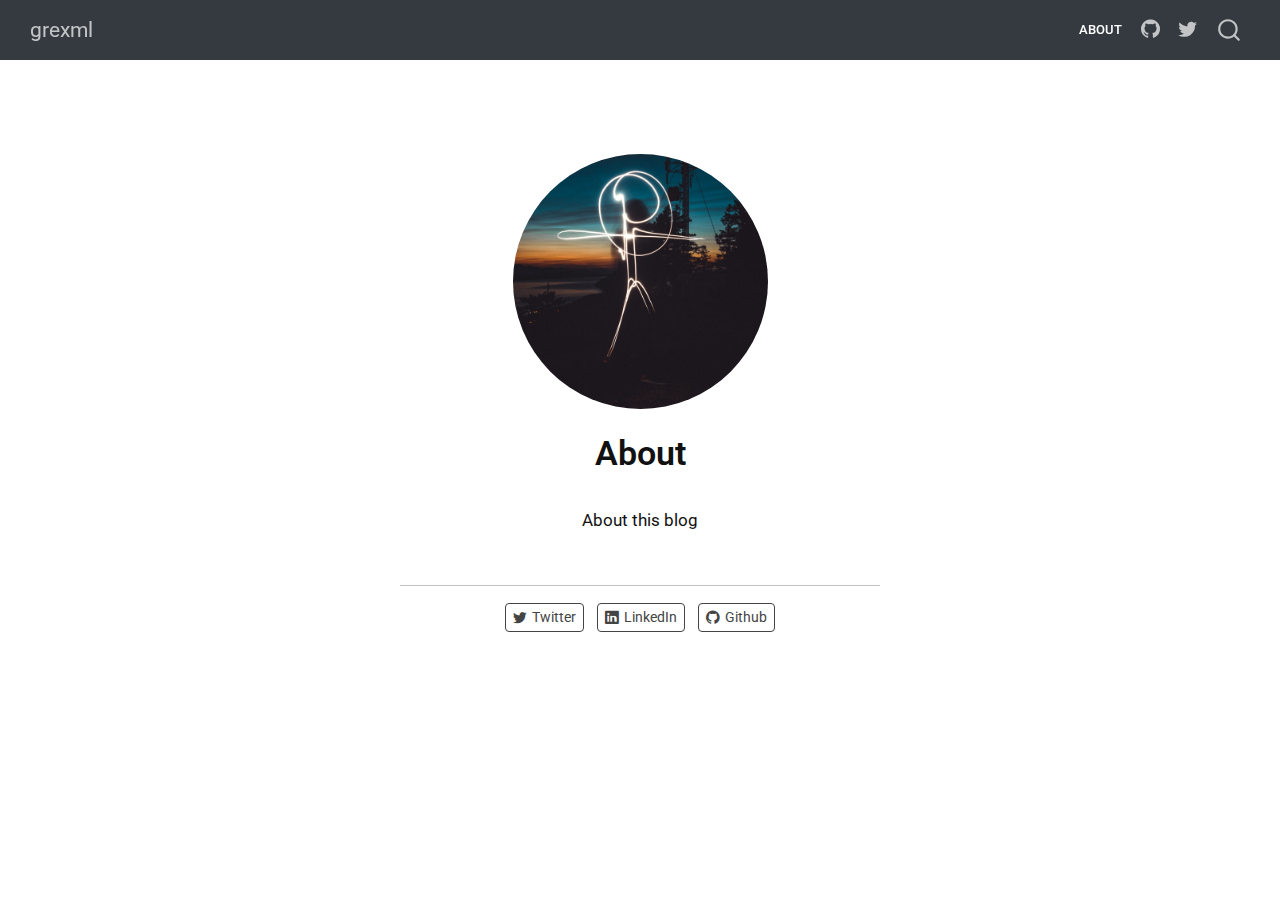
<file: about.html>
<!DOCTYPE html>
<html xmlns="http://www.w3.org/1999/xhtml" lang="en" xml:lang="en"><head>

<meta charset="utf-8">
<meta name="generator" content="quarto-1.4.555">

<meta name="viewport" content="width=device-width, initial-scale=1.0, user-scalable=yes">


<title>grexml - About</title>
<style>
code{white-space: pre-wrap;}
span.smallcaps{font-variant: small-caps;}
div.columns{display: flex; gap: min(4vw, 1.5em);}
div.column{flex: auto; overflow-x: auto;}
div.hanging-indent{margin-left: 1.5em; text-indent: -1.5em;}
ul.task-list{list-style: none;}
ul.task-list li input[type="checkbox"] {
  width: 0.8em;
  margin: 0 0.8em 0.2em -1em; /* quarto-specific, see https://github.com/quarto-dev/quarto-cli/issues/4556 */ 
  vertical-align: middle;
}
</style>


<script src="site_libs/quarto-nav/quarto-nav.js"></script>
<script src="site_libs/quarto-nav/headroom.min.js"></script>
<script src="site_libs/clipboard/clipboard.min.js"></script>
<script src="site_libs/quarto-search/autocomplete.umd.js"></script>
<script src="site_libs/quarto-search/fuse.min.js"></script>
<script src="site_libs/quarto-search/quarto-search.js"></script>
<meta name="quarto:offset" content="./">
<script src="site_libs/quarto-html/quarto.js"></script>
<script src="site_libs/quarto-html/popper.min.js"></script>
<script src="site_libs/quarto-html/tippy.umd.min.js"></script>
<link href="site_libs/quarto-html/tippy.css" rel="stylesheet">
<link href="site_libs/quarto-html/quarto-syntax-highlighting.css" rel="stylesheet" id="quarto-text-highlighting-styles">
<script src="site_libs/bootstrap/bootstrap.min.js"></script>
<link href="site_libs/bootstrap/bootstrap-icons.css" rel="stylesheet">
<link href="site_libs/bootstrap/bootstrap.min.css" rel="stylesheet" id="quarto-bootstrap" data-mode="light">
<script id="quarto-search-options" type="application/json">{
  "location": "navbar",
  "copy-button": false,
  "collapse-after": 3,
  "panel-placement": "end",
  "type": "overlay",
  "limit": 50,
  "keyboard-shortcut": [
    "f",
    "/",
    "s"
  ],
  "show-item-context": false,
  "language": {
    "search-no-results-text": "No results",
    "search-matching-documents-text": "matching documents",
    "search-copy-link-title": "Copy link to search",
    "search-hide-matches-text": "Hide additional matches",
    "search-more-match-text": "more match in this document",
    "search-more-matches-text": "more matches in this document",
    "search-clear-button-title": "Clear",
    "search-text-placeholder": "",
    "search-detached-cancel-button-title": "Cancel",
    "search-submit-button-title": "Submit",
    "search-label": "Search"
  }
}</script>


<link rel="stylesheet" href="styles.css">
</head>

<body class="nav-fixed fullcontent">

<div id="quarto-search-results"></div>
  <header id="quarto-header" class="headroom fixed-top">
    <nav class="navbar navbar-expand-lg " data-bs-theme="dark">
      <div class="navbar-container container-fluid">
      <div class="navbar-brand-container mx-auto">
    <a class="navbar-brand" href="./index.html">
    <span class="navbar-title">grexml</span>
    </a>
  </div>
            <div id="quarto-search" class="" title="Search"></div>
          <button class="navbar-toggler" type="button" data-bs-toggle="collapse" data-bs-target="#navbarCollapse" aria-controls="navbarCollapse" aria-expanded="false" aria-label="Toggle navigation" onclick="if (window.quartoToggleHeadroom) { window.quartoToggleHeadroom(); }">
  <span class="navbar-toggler-icon"></span>
</button>
          <div class="collapse navbar-collapse" id="navbarCollapse">
            <ul class="navbar-nav navbar-nav-scroll ms-auto">
  <li class="nav-item">
    <a class="nav-link active" href="./about.html" aria-current="page"> 
<span class="menu-text">About</span></a>
  </li>  
  <li class="nav-item compact">
    <a class="nav-link" href="https://github.com/"> <i class="bi bi-github" role="img">
</i> 
<span class="menu-text"></span></a>
  </li>  
  <li class="nav-item compact">
    <a class="nav-link" href="https://twitter.com"> <i class="bi bi-twitter" role="img">
</i> 
<span class="menu-text"></span></a>
  </li>  
</ul>
          </div> <!-- /navcollapse -->
          <div class="quarto-navbar-tools">
</div>
      </div> <!-- /container-fluid -->
    </nav>
</header>
<!-- content -->
<div id="quarto-content" class="quarto-container page-columns page-rows-contents page-layout-article page-navbar">
<!-- sidebar -->
<!-- margin-sidebar -->
    
<!-- main -->
<div class="quarto-about-jolla content">
  <img src="profile.jpg" class="about-image
  round " style="height: 15em; width: 15em;">
 <header id="title-block-header" class="quarto-title-block default">
<div class="quarto-title">
<h1 class="title">About</h1>
</div>
<div class="quarto-title-meta">
  </div>
</header><main class="content" id="quarto-document-content">
<p>About this blog</p>


</main> 
  <hr class="about-sep">
   <div class="about-links">
  <a href="https://twitter.com" class="about-link" rel="" target="">
    <i class="bi bi-twitter"></i>
     <span class="about-link-text">Twitter</span>
  </a>
  <a href="https://linkedin.com" class="about-link" rel="" target="">
    <i class="bi bi-linkedin"></i>
     <span class="about-link-text">LinkedIn</span>
  </a>
  <a href="https://github.com" class="about-link" rel="" target="">
    <i class="bi bi-github"></i>
     <span class="about-link-text">Github</span>
  </a>
</div>
</div>
 <!-- /main -->
<script id="quarto-html-after-body" type="application/javascript">
window.document.addEventListener("DOMContentLoaded", function (event) {
  const toggleBodyColorMode = (bsSheetEl) => {
    const mode = bsSheetEl.getAttribute("data-mode");
    const bodyEl = window.document.querySelector("body");
    if (mode === "dark") {
      bodyEl.classList.add("quarto-dark");
      bodyEl.classList.remove("quarto-light");
    } else {
      bodyEl.classList.add("quarto-light");
      bodyEl.classList.remove("quarto-dark");
    }
  }
  const toggleBodyColorPrimary = () => {
    const bsSheetEl = window.document.querySelector("link#quarto-bootstrap");
    if (bsSheetEl) {
      toggleBodyColorMode(bsSheetEl);
    }
  }
  toggleBodyColorPrimary();  
  const isCodeAnnotation = (el) => {
    for (const clz of el.classList) {
      if (clz.startsWith('code-annotation-')) {                     
        return true;
      }
    }
    return false;
  }
  const clipboard = new window.ClipboardJS('.code-copy-button', {
    text: function(trigger) {
      const codeEl = trigger.previousElementSibling.cloneNode(true);
      for (const childEl of codeEl.children) {
        if (isCodeAnnotation(childEl)) {
          childEl.remove();
        }
      }
      return codeEl.innerText;
    }
  });
  clipboard.on('success', function(e) {
    // button target
    const button = e.trigger;
    // don't keep focus
    button.blur();
    // flash "checked"
    button.classList.add('code-copy-button-checked');
    var currentTitle = button.getAttribute("title");
    button.setAttribute("title", "Copied!");
    let tooltip;
    if (window.bootstrap) {
      button.setAttribute("data-bs-toggle", "tooltip");
      button.setAttribute("data-bs-placement", "left");
      button.setAttribute("data-bs-title", "Copied!");
      tooltip = new bootstrap.Tooltip(button, 
        { trigger: "manual", 
          customClass: "code-copy-button-tooltip",
          offset: [0, -8]});
      tooltip.show();    
    }
    setTimeout(function() {
      if (tooltip) {
        tooltip.hide();
        button.removeAttribute("data-bs-title");
        button.removeAttribute("data-bs-toggle");
        button.removeAttribute("data-bs-placement");
      }
      button.setAttribute("title", currentTitle);
      button.classList.remove('code-copy-button-checked');
    }, 1000);
    // clear code selection
    e.clearSelection();
  });
    var localhostRegex = new RegExp(/^(?:http|https):\/\/localhost\:?[0-9]*\//);
    var mailtoRegex = new RegExp(/^mailto:/);
      var filterRegex = new RegExp("https:\/\/GrexML\.github\.io\/grexml\.github\.io\/");
    var isInternal = (href) => {
        return filterRegex.test(href) || localhostRegex.test(href) || mailtoRegex.test(href);
    }
    // Inspect non-navigation links and adorn them if external
 	var links = window.document.querySelectorAll('a[href]:not(.nav-link):not(.navbar-brand):not(.toc-action):not(.sidebar-link):not(.sidebar-item-toggle):not(.pagination-link):not(.no-external):not([aria-hidden]):not(.dropdown-item):not(.quarto-navigation-tool)');
    for (var i=0; i<links.length; i++) {
      const link = links[i];
      if (!isInternal(link.href)) {
        // undo the damage that might have been done by quarto-nav.js in the case of
        // links that we want to consider external
        if (link.dataset.originalHref !== undefined) {
          link.href = link.dataset.originalHref;
        }
      }
    }
  function tippyHover(el, contentFn, onTriggerFn, onUntriggerFn) {
    const config = {
      allowHTML: true,
      maxWidth: 500,
      delay: 100,
      arrow: false,
      appendTo: function(el) {
          return el.parentElement;
      },
      interactive: true,
      interactiveBorder: 10,
      theme: 'quarto',
      placement: 'bottom-start',
    };
    if (contentFn) {
      config.content = contentFn;
    }
    if (onTriggerFn) {
      config.onTrigger = onTriggerFn;
    }
    if (onUntriggerFn) {
      config.onUntrigger = onUntriggerFn;
    }
    window.tippy(el, config); 
  }
  const noterefs = window.document.querySelectorAll('a[role="doc-noteref"]');
  for (var i=0; i<noterefs.length; i++) {
    const ref = noterefs[i];
    tippyHover(ref, function() {
      // use id or data attribute instead here
      let href = ref.getAttribute('data-footnote-href') || ref.getAttribute('href');
      try { href = new URL(href).hash; } catch {}
      const id = href.replace(/^#\/?/, "");
      const note = window.document.getElementById(id);
      if (note) {
        return note.innerHTML;
      } else {
        return "";
      }
    });
  }
  const xrefs = window.document.querySelectorAll('a.quarto-xref');
  const processXRef = (id, note) => {
    // Strip column container classes
    const stripColumnClz = (el) => {
      el.classList.remove("page-full", "page-columns");
      if (el.children) {
        for (const child of el.children) {
          stripColumnClz(child);
        }
      }
    }
    stripColumnClz(note)
    if (id === null || id.startsWith('sec-')) {
      // Special case sections, only their first couple elements
      const container = document.createElement("div");
      if (note.children && note.children.length > 2) {
        container.appendChild(note.children[0].cloneNode(true));
        for (let i = 1; i < note.children.length; i++) {
          const child = note.children[i];
          if (child.tagName === "P" && child.innerText === "") {
            continue;
          } else {
            container.appendChild(child.cloneNode(true));
            break;
          }
        }
        if (window.Quarto?.typesetMath) {
          window.Quarto.typesetMath(container);
        }
        return container.innerHTML
      } else {
        if (window.Quarto?.typesetMath) {
          window.Quarto.typesetMath(note);
        }
        return note.innerHTML;
      }
    } else {
      // Remove any anchor links if they are present
      const anchorLink = note.querySelector('a.anchorjs-link');
      if (anchorLink) {
        anchorLink.remove();
      }
      if (window.Quarto?.typesetMath) {
        window.Quarto.typesetMath(note);
      }
      // TODO in 1.5, we should make sure this works without a callout special case
      if (note.classList.contains("callout")) {
        return note.outerHTML;
      } else {
        return note.innerHTML;
      }
    }
  }
  for (var i=0; i<xrefs.length; i++) {
    const xref = xrefs[i];
    tippyHover(xref, undefined, function(instance) {
      instance.disable();
      let url = xref.getAttribute('href');
      let hash = undefined; 
      if (url.startsWith('#')) {
        hash = url;
      } else {
        try { hash = new URL(url).hash; } catch {}
      }
      if (hash) {
        const id = hash.replace(/^#\/?/, "");
        const note = window.document.getElementById(id);
        if (note !== null) {
          try {
            const html = processXRef(id, note.cloneNode(true));
            instance.setContent(html);
          } finally {
            instance.enable();
            instance.show();
          }
        } else {
          // See if we can fetch this
          fetch(url.split('#')[0])
          .then(res => res.text())
          .then(html => {
            const parser = new DOMParser();
            const htmlDoc = parser.parseFromString(html, "text/html");
            const note = htmlDoc.getElementById(id);
            if (note !== null) {
              const html = processXRef(id, note);
              instance.setContent(html);
            } 
          }).finally(() => {
            instance.enable();
            instance.show();
          });
        }
      } else {
        // See if we can fetch a full url (with no hash to target)
        // This is a special case and we should probably do some content thinning / targeting
        fetch(url)
        .then(res => res.text())
        .then(html => {
          const parser = new DOMParser();
          const htmlDoc = parser.parseFromString(html, "text/html");
          const note = htmlDoc.querySelector('main.content');
          if (note !== null) {
            // This should only happen for chapter cross references
            // (since there is no id in the URL)
            // remove the first header
            if (note.children.length > 0 && note.children[0].tagName === "HEADER") {
              note.children[0].remove();
            }
            const html = processXRef(null, note);
            instance.setContent(html);
          } 
        }).finally(() => {
          instance.enable();
          instance.show();
        });
      }
    }, function(instance) {
    });
  }
      let selectedAnnoteEl;
      const selectorForAnnotation = ( cell, annotation) => {
        let cellAttr = 'data-code-cell="' + cell + '"';
        let lineAttr = 'data-code-annotation="' +  annotation + '"';
        const selector = 'span[' + cellAttr + '][' + lineAttr + ']';
        return selector;
      }
      const selectCodeLines = (annoteEl) => {
        const doc = window.document;
        const targetCell = annoteEl.getAttribute("data-target-cell");
        const targetAnnotation = annoteEl.getAttribute("data-target-annotation");
        const annoteSpan = window.document.querySelector(selectorForAnnotation(targetCell, targetAnnotation));
        const lines = annoteSpan.getAttribute("data-code-lines").split(",");
        const lineIds = lines.map((line) => {
          return targetCell + "-" + line;
        })
        let top = null;
        let height = null;
        let parent = null;
        if (lineIds.length > 0) {
            //compute the position of the single el (top and bottom and make a div)
            const el = window.document.getElementById(lineIds[0]);
            top = el.offsetTop;
            height = el.offsetHeight;
            parent = el.parentElement.parentElement;
          if (lineIds.length > 1) {
            const lastEl = window.document.getElementById(lineIds[lineIds.length - 1]);
            const bottom = lastEl.offsetTop + lastEl.offsetHeight;
            height = bottom - top;
          }
          if (top !== null && height !== null && parent !== null) {
            // cook up a div (if necessary) and position it 
            let div = window.document.getElementById("code-annotation-line-highlight");
            if (div === null) {
              div = window.document.createElement("div");
              div.setAttribute("id", "code-annotation-line-highlight");
              div.style.position = 'absolute';
              parent.appendChild(div);
            }
            div.style.top = top - 2 + "px";
            div.style.height = height + 4 + "px";
            div.style.left = 0;
            let gutterDiv = window.document.getElementById("code-annotation-line-highlight-gutter");
            if (gutterDiv === null) {
              gutterDiv = window.document.createElement("div");
              gutterDiv.setAttribute("id", "code-annotation-line-highlight-gutter");
              gutterDiv.style.position = 'absolute';
              const codeCell = window.document.getElementById(targetCell);
              const gutter = codeCell.querySelector('.code-annotation-gutter');
              gutter.appendChild(gutterDiv);
            }
            gutterDiv.style.top = top - 2 + "px";
            gutterDiv.style.height = height + 4 + "px";
          }
          selectedAnnoteEl = annoteEl;
        }
      };
      const unselectCodeLines = () => {
        const elementsIds = ["code-annotation-line-highlight", "code-annotation-line-highlight-gutter"];
        elementsIds.forEach((elId) => {
          const div = window.document.getElementById(elId);
          if (div) {
            div.remove();
          }
        });
        selectedAnnoteEl = undefined;
      };
        // Handle positioning of the toggle
    window.addEventListener(
      "resize",
      throttle(() => {
        elRect = undefined;
        if (selectedAnnoteEl) {
          selectCodeLines(selectedAnnoteEl);
        }
      }, 10)
    );
    function throttle(fn, ms) {
    let throttle = false;
    let timer;
      return (...args) => {
        if(!throttle) { // first call gets through
            fn.apply(this, args);
            throttle = true;
        } else { // all the others get throttled
            if(timer) clearTimeout(timer); // cancel #2
            timer = setTimeout(() => {
              fn.apply(this, args);
              timer = throttle = false;
            }, ms);
        }
      };
    }
      // Attach click handler to the DT
      const annoteDls = window.document.querySelectorAll('dt[data-target-cell]');
      for (const annoteDlNode of annoteDls) {
        annoteDlNode.addEventListener('click', (event) => {
          const clickedEl = event.target;
          if (clickedEl !== selectedAnnoteEl) {
            unselectCodeLines();
            const activeEl = window.document.querySelector('dt[data-target-cell].code-annotation-active');
            if (activeEl) {
              activeEl.classList.remove('code-annotation-active');
            }
            selectCodeLines(clickedEl);
            clickedEl.classList.add('code-annotation-active');
          } else {
            // Unselect the line
            unselectCodeLines();
            clickedEl.classList.remove('code-annotation-active');
          }
        });
      }
  const findCites = (el) => {
    const parentEl = el.parentElement;
    if (parentEl) {
      const cites = parentEl.dataset.cites;
      if (cites) {
        return {
          el,
          cites: cites.split(' ')
        };
      } else {
        return findCites(el.parentElement)
      }
    } else {
      return undefined;
    }
  };
  var bibliorefs = window.document.querySelectorAll('a[role="doc-biblioref"]');
  for (var i=0; i<bibliorefs.length; i++) {
    const ref = bibliorefs[i];
    const citeInfo = findCites(ref);
    if (citeInfo) {
      tippyHover(citeInfo.el, function() {
        var popup = window.document.createElement('div');
        citeInfo.cites.forEach(function(cite) {
          var citeDiv = window.document.createElement('div');
          citeDiv.classList.add('hanging-indent');
          citeDiv.classList.add('csl-entry');
          var biblioDiv = window.document.getElementById('ref-' + cite);
          if (biblioDiv) {
            citeDiv.innerHTML = biblioDiv.innerHTML;
          }
          popup.appendChild(citeDiv);
        });
        return popup.innerHTML;
      });
    }
  }
});
</script>
</div> <!-- /content -->




</body></html>
</file>
<file: site_libs/quarto-html/tippy.css>
.tippy-box[data-animation=fade][data-state=hidden]{opacity:0}[data-tippy-root]{max-width:calc(100vw - 10px)}.tippy-box{position:relative;background-color:#333;color:#fff;border-radius:4px;font-size:14px;line-height:1.4;white-space:normal;outline:0;transition-property:transform,visibility,opacity}.tippy-box[data-placement^=top]>.tippy-arrow{bottom:0}.tippy-box[data-placement^=top]>.tippy-arrow:before{bottom:-7px;left:0;border-width:8px 8px 0;border-top-color:initial;transform-origin:center top}.tippy-box[data-placement^=bottom]>.tippy-arrow{top:0}.tippy-box[data-placement^=bottom]>.tippy-arrow:before{top:-7px;left:0;border-width:0 8px 8px;border-bottom-color:initial;transform-origin:center bottom}.tippy-box[data-placement^=left]>.tippy-arrow{right:0}.tippy-box[data-placement^=left]>.tippy-arrow:before{border-width:8px 0 8px 8px;border-left-color:initial;right:-7px;transform-origin:center left}.tippy-box[data-placement^=right]>.tippy-arrow{left:0}.tippy-box[data-placement^=right]>.tippy-arrow:before{left:-7px;border-width:8px 8px 8px 0;border-right-color:initial;transform-origin:center right}.tippy-box[data-inertia][data-state=visible]{transition-timing-function:cubic-bezier(.54,1.5,.38,1.11)}.tippy-arrow{width:16px;height:16px;color:#333}.tippy-arrow:before{content:"";position:absolute;border-color:transparent;border-style:solid}.tippy-content{position:relative;padding:5px 9px;z-index:1}
</file>
<file: site_libs/quarto-html/quarto-syntax-highlighting.css>
/* quarto syntax highlight colors */
:root {
  --quarto-hl-ot-color: #003B4F;
  --quarto-hl-at-color: #657422;
  --quarto-hl-ss-color: #20794D;
  --quarto-hl-an-color: #5E5E5E;
  --quarto-hl-fu-color: #4758AB;
  --quarto-hl-st-color: #20794D;
  --quarto-hl-cf-color: #003B4F;
  --quarto-hl-op-color: #5E5E5E;
  --quarto-hl-er-color: #AD0000;
  --quarto-hl-bn-color: #AD0000;
  --quarto-hl-al-color: #AD0000;
  --quarto-hl-va-color: #111111;
  --quarto-hl-bu-color: inherit;
  --quarto-hl-ex-color: inherit;
  --quarto-hl-pp-color: #AD0000;
  --quarto-hl-in-color: #5E5E5E;
  --quarto-hl-vs-color: #20794D;
  --quarto-hl-wa-color: #5E5E5E;
  --quarto-hl-do-color: #5E5E5E;
  --quarto-hl-im-color: #00769E;
  --quarto-hl-ch-color: #20794D;
  --quarto-hl-dt-color: #AD0000;
  --quarto-hl-fl-color: #AD0000;
  --quarto-hl-co-color: #5E5E5E;
  --quarto-hl-cv-color: #5E5E5E;
  --quarto-hl-cn-color: #8f5902;
  --quarto-hl-sc-color: #5E5E5E;
  --quarto-hl-dv-color: #AD0000;
  --quarto-hl-kw-color: #003B4F;
}

/* other quarto variables */
:root {
  --quarto-font-monospace: SFMono-Regular, Menlo, Monaco, Consolas, "Liberation Mono", "Courier New", monospace;
}

pre > code.sourceCode > span {
  color: #003B4F;
}

code span {
  color: #003B4F;
}

code.sourceCode > span {
  color: #003B4F;
}

div.sourceCode,
div.sourceCode pre.sourceCode {
  color: #003B4F;
}

code span.ot {
  color: #003B4F;
  font-style: inherit;
}

code span.at {
  color: #657422;
  font-style: inherit;
}

code span.ss {
  color: #20794D;
  font-style: inherit;
}

code span.an {
  color: #5E5E5E;
  font-style: inherit;
}

code span.fu {
  color: #4758AB;
  font-style: inherit;
}

code span.st {
  color: #20794D;
  font-style: inherit;
}

code span.cf {
  color: #003B4F;
  font-style: inherit;
}

code span.op {
  color: #5E5E5E;
  font-style: inherit;
}

code span.er {
  color: #AD0000;
  font-style: inherit;
}

code span.bn {
  color: #AD0000;
  font-style: inherit;
}

code span.al {
  color: #AD0000;
  font-style: inherit;
}

code span.va {
  color: #111111;
  font-style: inherit;
}

code span.bu {
  font-style: inherit;
}

code span.ex {
  font-style: inherit;
}

code span.pp {
  color: #AD0000;
  font-style: inherit;
}

code span.in {
  color: #5E5E5E;
  font-style: inherit;
}

code span.vs {
  color: #20794D;
  font-style: inherit;
}

code span.wa {
  color: #5E5E5E;
  font-style: italic;
}

code span.do {
  color: #5E5E5E;
  font-style: italic;
}

code span.im {
  color: #00769E;
  font-style: inherit;
}

code span.ch {
  color: #20794D;
  font-style: inherit;
}

code span.dt {
  color: #AD0000;
  font-style: inherit;
}

code span.fl {
  color: #AD0000;
  font-style: inherit;
}

code span.co {
  color: #5E5E5E;
  font-style: inherit;
}

code span.cv {
  color: #5E5E5E;
  font-style: italic;
}

code span.cn {
  color: #8f5902;
  font-style: inherit;
}

code span.sc {
  color: #5E5E5E;
  font-style: inherit;
}

code span.dv {
  color: #AD0000;
  font-style: inherit;
}

code span.kw {
  color: #003B4F;
  font-style: inherit;
}

.prevent-inlining {
  content: "</";
}

/*# sourceMappingURL=debc5d5d77c3f9108843748ff7464032.css.map */
</file>
<file: styles.css>
/* css styles */
</file>
